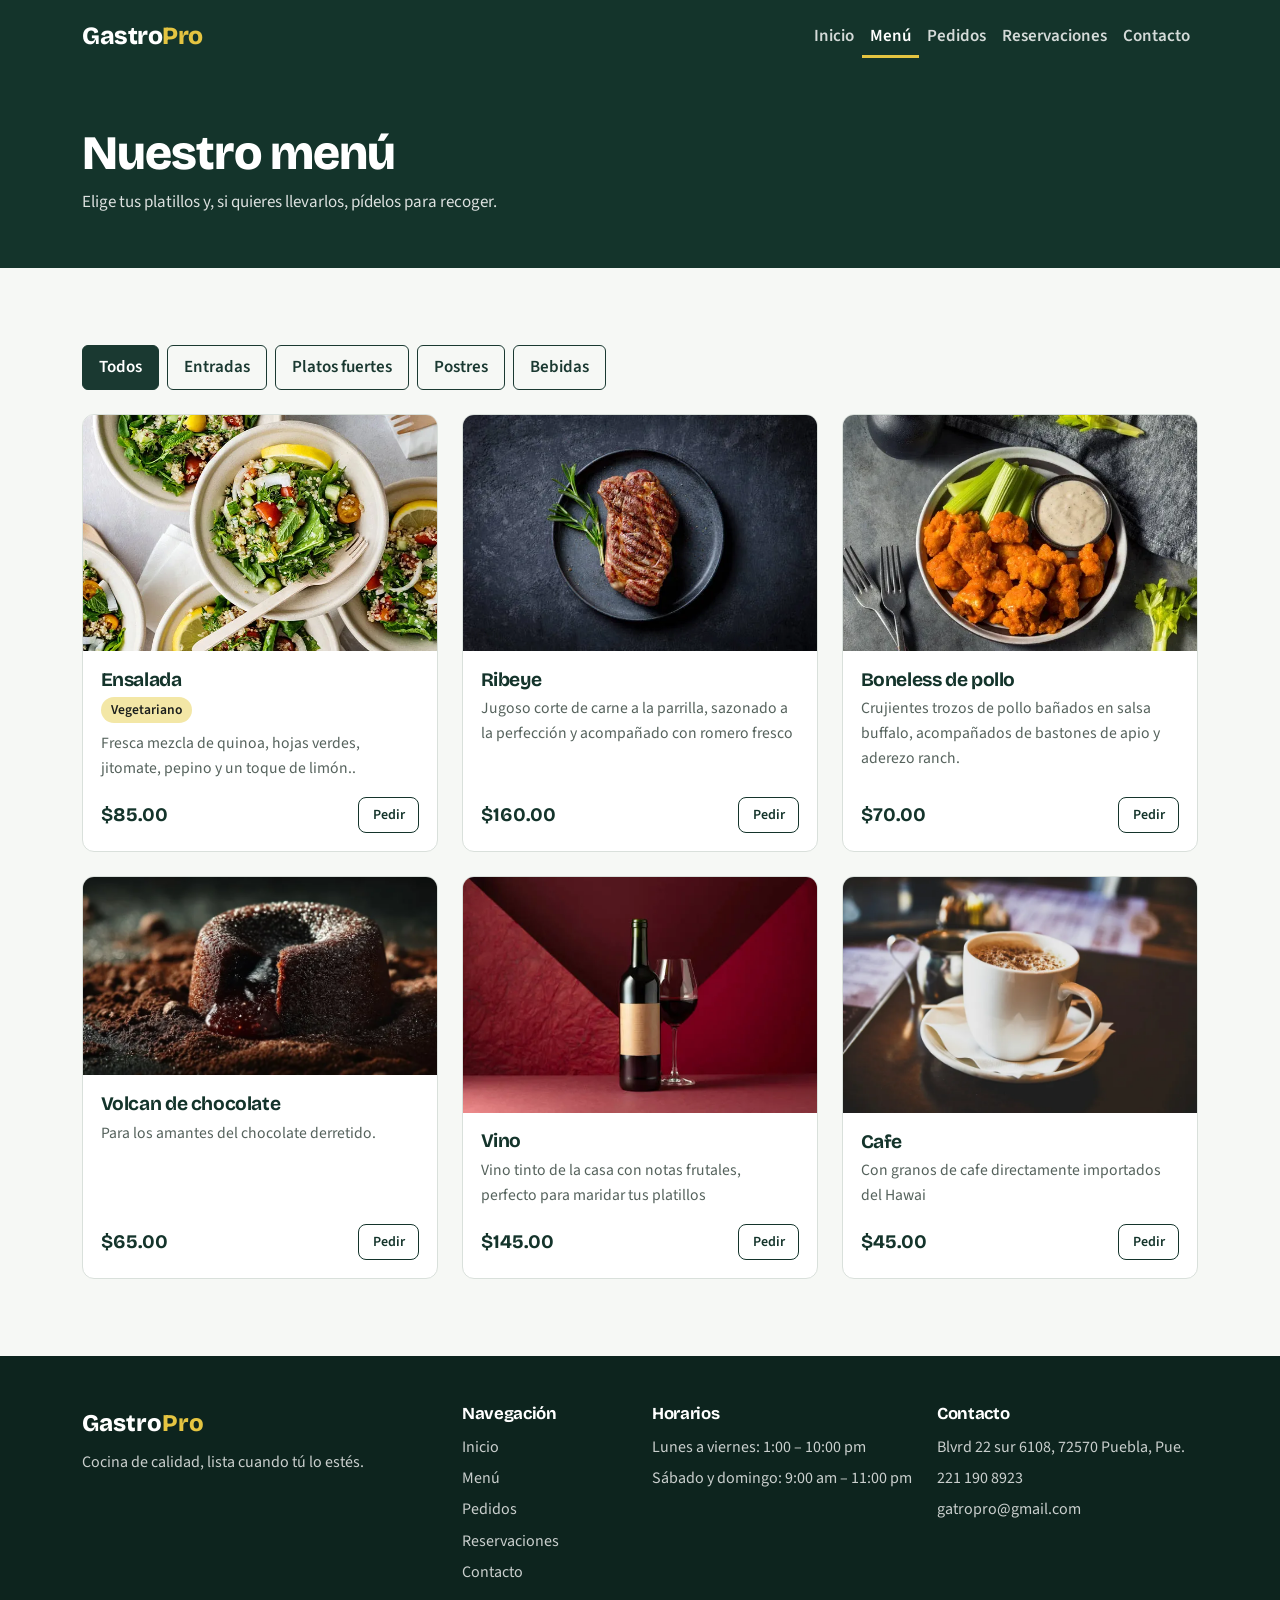
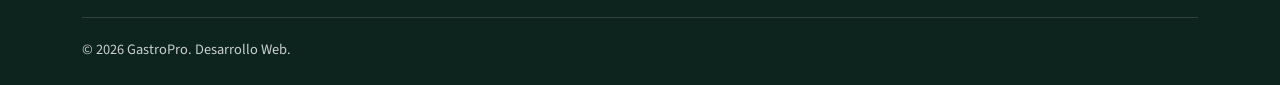
<file: gastropro/menu.html>
<!DOCTYPE html>
<html lang="es">

<head>
  <meta charset="UTF-8">
  <meta name="viewport" content="width=device-width, initial-scale=1">
  <title>Menú | GastroPro</title>
  <meta name="description" content="Menú de platillos de GastroPro.">

  <link rel="preconnect" href="https://fonts.googleapis.com">
  <link rel="preconnect" href="https://fonts.gstatic.com" crossorigin>
  <link
    href="https://fonts.googleapis.com/css2?family=Bricolage+Grotesque:opsz,wght@12..96,600..800&family=Source+Sans+3:wght@400;600;700&display=swap"
    rel="stylesheet">
  <link href="https://cdn.jsdelivr.net/npm/bootstrap@5.3.3/dist/css/bootstrap.min.css" rel="stylesheet">
  <link href="css/estilos.css" rel="stylesheet">
  <link href="css/menu.css" rel="stylesheet">
  <script src="js/componentes.js" defer></script>
</head>

<body data-pagina="menu" class="d-flex flex-column min-vh-100">

  <header id="gp-navbar"></header>

  <main id="contenido" tabindex="-1" class="flex-grow-1">

    <section class="gp-page-header">
      <div class="container">
        <h1>Nuestro menú</h1>
        <p>Elige tus platillos y, si quieres llevarlos, pídelos para recoger.</p>
      </div>
    </section>

    <section class="gp-seccion">
      <div class="container">

        <!-- Filtros por categoría (TODO: programar el filtrado en js/menu.js) -->
        <ul class="nav nav-pills gap-2 mb-4" id="filtros-menu">
          <li class="nav-item"><button class="nav-link active" type="button" data-categoria="todos">Todos</button></li>
          <li class="nav-item"><button class="nav-link" type="button" data-categoria="entradas">Entradas</button></li>
          <li class="nav-item"><button class="nav-link" type="button" data-categoria="fuertes">Platos fuertes</button>
          </li>
          <li class="nav-item"><button class="nav-link" type="button" data-categoria="postres">Postres</button></li>
          <li class="nav-item"><button class="nav-link" type="button" data-categoria="bebidas">Bebidas</button></li>
        </ul>

        <!-- Cada platillo lleva data-categoria con el mismo valor que su botón de filtro -->
        <div class="row g-4" id="lista-platillos">

          <div class="col-md-6 col-lg-4" data-categoria="entradas">
            <article class="gp-platillo">
              <img src="img/platillo1.png" alt="Platillo Vegetariano">
              <div class="gp-platillo-cuerpo">
                <h3>Ensalada</h3>
                <span class="gp-etiqueta mb-2 align-self-start">Vegetariano</span>
                <p>Fresca mezcla de quinoa, hojas verdes, jitomate, pepino y un toque de limón..</p>
                <div class="gp-platillo-pie">
                  <span class="gp-precio">$85.00</span>
                  <a href="pedidos.html" class="btn btn-outline-primary btn-sm">Pedir</a>
                </div>
              </div>
            </article>
          </div>

          <div class="col-md-6 col-lg-4" data-categoria="fuertes">
            <article class="gp-platillo">
              <img src="img/platillo2.png" alt="Descripción de la imagen">
              <div class="gp-platillo-cuerpo">
                <h3>Ribeye</h3>
                <p>Jugoso corte de carne a la parrilla, sazonado a la perfección y acompañado con romero fresco</p>
                <div class="gp-platillo-pie">
                  <span class="gp-precio">$160.00</span>
                  <a href="pedidos.html" class="btn btn-outline-primary btn-sm">Pedir</a>
                </div>
              </div>
            </article>
          </div>

          <div class="col-md-6 col-lg-4" data-categoria="entradas">
            <article class="gp-platillo">
              <img src="img/platillo3.png" alt="Descripción de la imagen">
              <div class="gp-platillo-cuerpo">
                <h3>Boneless de pollo </h3>
                <p>Crujientes trozos de pollo bañados en salsa buffalo, acompañados de bastones de apio y aderezo ranch.
                </p>
                <div class="gp-platillo-pie">
                  <span class="gp-precio">$70.00</span>
                  <a href="pedidos.html" class="btn btn-outline-primary btn-sm">Pedir</a>
                </div>
              </div>
            </article>
          </div>
          <div class="col-md-6 col-lg-4" data-categoria="postres">
            <article class="gp-platillo">
              <img src="img/platillo4.png " class="volcan" alt="Volcan de chocolate">
              <div class="gp-platillo-cuerpo">
                <h3>Volcan de chocolate</h3>
                <p>Para los amantes del chocolate derretido.</p>
                <div class="gp-platillo-pie">
                  <span class="gp-precio">$65.00</span>
                  <a href="pedidos.html" class="btn btn-outline-primary btn-sm">Pedir</a>
                </div>
              </div>
            </article>
          </div>

          <div class="col-md-6 col-lg-4" data-categoria="bebidas">
            <article class="gp-platillo">
              <img src="img/bebida1.png" alt="Descripción de la imagen">
              <div class="gp-platillo-cuerpo">
                <h3>Vino</h3>
                <p>Vino tinto de la casa con notas frutales, perfecto para maridar tus platillos</p>
                <div class="gp-platillo-pie">
                  <span class="gp-precio">$145.00</span>
                  <a href="pedidos.html" class="btn btn-outline-primary btn-sm">Pedir</a>
                </div>
              </div>
            </article>
          </div>
          <div class="col-md-6 col-lg-4" data-categoria="bebidas">
            <article class="gp-platillo">
              <img src="img/bebida2.png" alt="Descripción de la imagen">
              <div class="gp-platillo-cuerpo">
                <h3>Cafe</h3>
                <p>Con granos de cafe directamente importados del Hawai</p>
                <div class="gp-platillo-pie">
                  <span class="gp-precio">$45.00</span>
                  <a href="pedidos.html" class="btn btn-outline-primary btn-sm">Pedir</a>
                </div>
              </div>
            </article>
          </div>

          <!-- TODO (equipo): copiar el bloque de arriba por cada platillo del menú -->
        </div>
      </div>
    </section>

  </main>

  <footer id="gp-footer" class="gp-footer"></footer>

  <script src="https://cdn.jsdelivr.net/npm/bootstrap@5.3.3/dist/js/bootstrap.bundle.min.js"></script>
  <script src="js/main.js"></script>
  <script src="js/menu.js"></script>
</body>

</html>
</file>
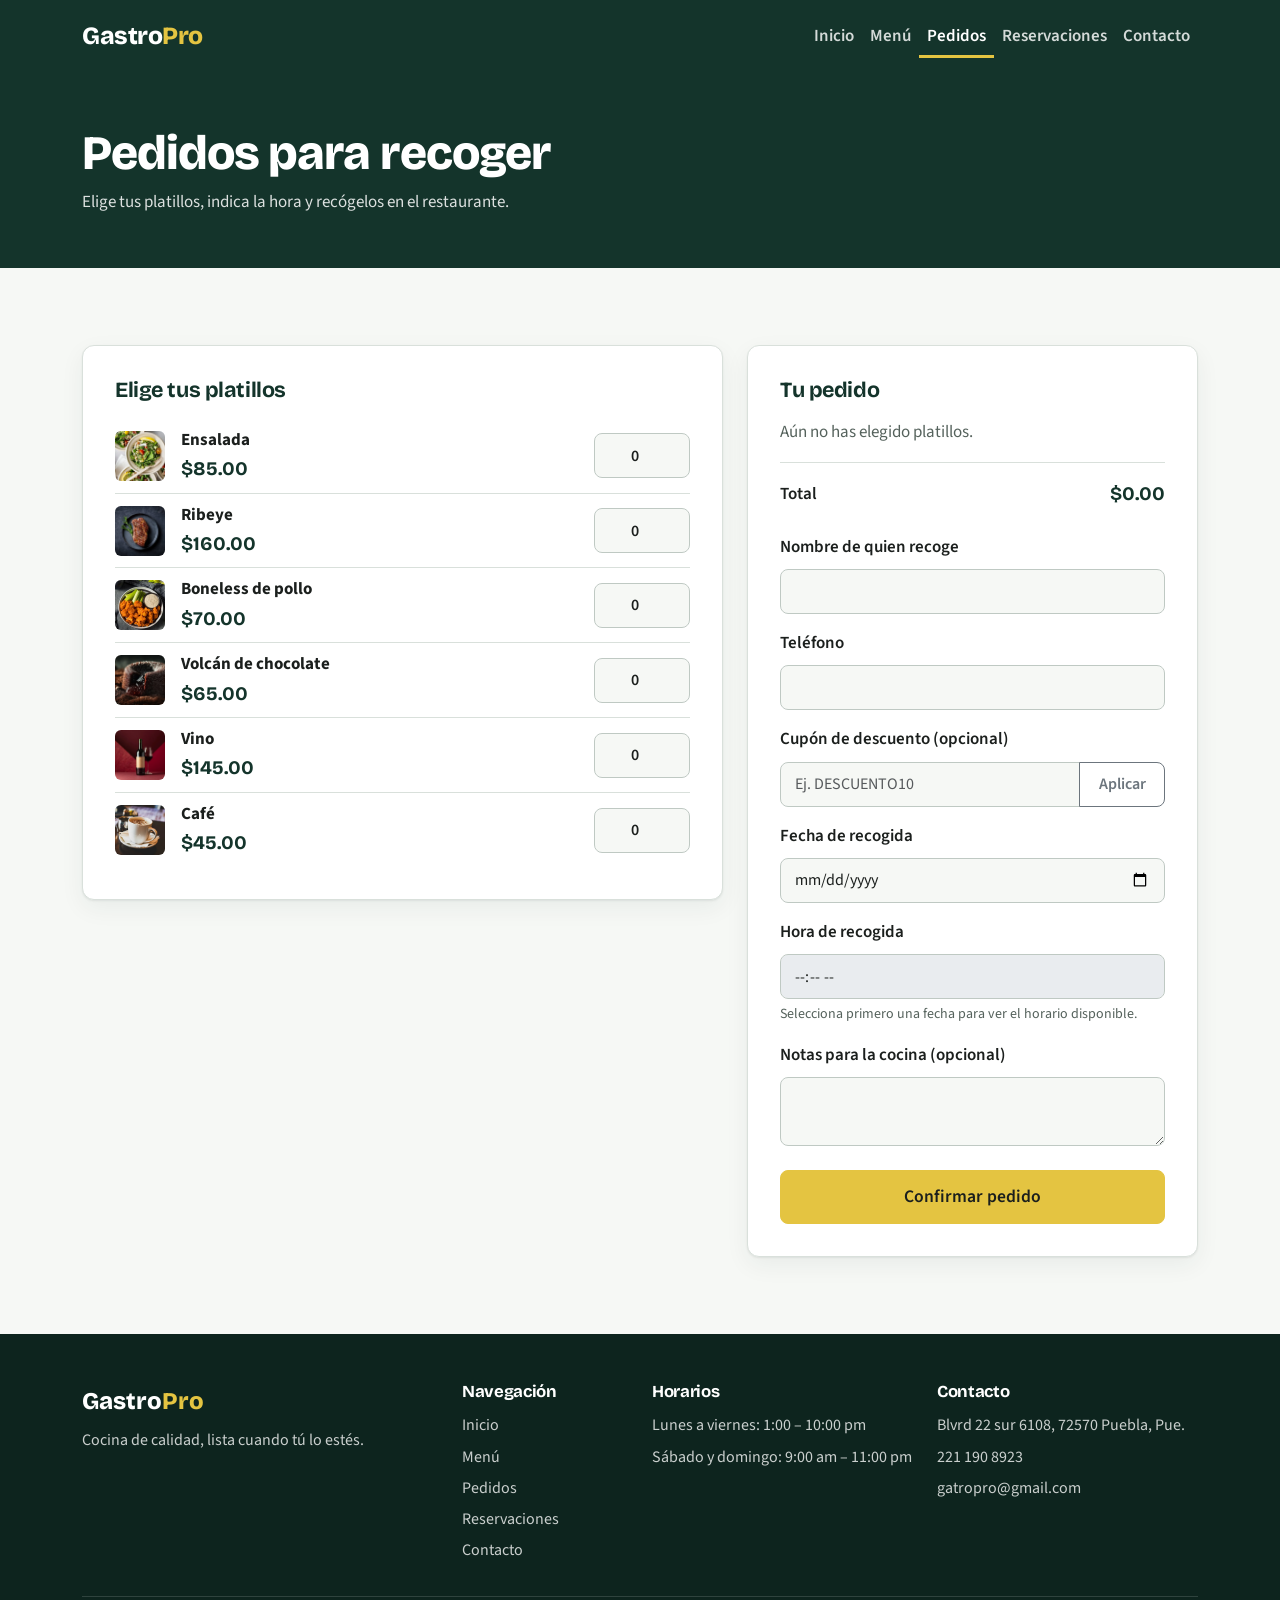
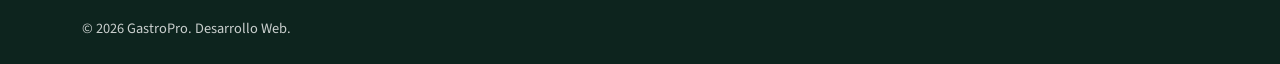
<file: gastropro/pedidos.html>
<!DOCTYPE html>
<html lang="es">

<head>
  <meta charset="UTF-8">
  <meta name="viewport" content="width=device-width, initial-scale=1">
  <title>Pedidos para recoger | GastroPro</title>
  <meta name="description" content="Haz tu pedido en GastroPro y recógelo en el restaurante.">

  <link rel="preconnect" href="https://fonts.googleapis.com">
  <link rel="preconnect" href="https://fonts.gstatic.com" crossorigin>
  <link
    href="https://fonts.googleapis.com/css2?family=Bricolage+Grotesque:opsz,wght@12..96,600..800&family=Source+Sans+3:wght@400;600;700&display=swap"
    rel="stylesheet">
  <link href="https://cdn.jsdelivr.net/npm/bootstrap@5.3.3/dist/css/bootstrap.min.css" rel="stylesheet">
  <link href="css/estilos.css" rel="stylesheet">
  <link href="css/pedidos.css" rel="stylesheet">
  <script src="js/componentes.js" defer></script>
</head>

<body data-pagina="pedidos" class="d-flex flex-column min-vh-100">

  <header id="gp-navbar"></header>

  <main id="contenido" tabindex="-1" class="flex-grow-1">

    <section class="gp-page-header">
      <div class="container">
        <h1>Pedidos para recoger</h1>
        <p>Elige tus platillos, indica la hora y recógelos en el restaurante.</p>
      </div>
    </section>

    <section class="gp-seccion">
      <div class="container">
        <div class="row g-4">

          <!-- Columna izquierda: platillos disponibles -->
          <div class="col-lg-7">
            <div class="gp-panel">
              <h2 class="h3 mb-3">Elige tus platillos</h2>

              <ul class="list-group list-group-flush" id="lista-pedido">

                <!-- Ensalada -->
                <li class="list-group-item d-flex align-items-center justify-content-between gap-3 px-0">
                  <div class="d-flex align-items-center gap-3">
                    <img src="img/platillo1.png" alt="Ensalada" class="gp-thumb rounded">
                    <div>
                      <strong>Ensalada</strong><br>
                      <span class="gp-precio">$85.00</span>
                    </div>
                  </div>
                  <div style="width: 6rem;">
                    <label class="visually-hidden" for="cant-1">Cantidad de Ensalada</label>
                    <input type="number" class="form-control" id="cant-1" data-nombre="Ensalada" data-precio="85.00"
                      min="0" max="20" value="0">
                  </div>
                </li>

                <!-- Ribeye -->
                <li class="list-group-item d-flex align-items-center justify-content-between gap-3 px-0">
                  <div class="d-flex align-items-center gap-3">
                    <img src="img/platillo2.png" alt="Ribeye" class="gp-thumb rounded">
                    <div>
                      <strong>Ribeye</strong><br>
                      <span class="gp-precio">$160.00</span>
                    </div>
                  </div>
                  <div style="width: 6rem;">
                    <label class="visually-hidden" for="cant-2">Cantidad de Ribeye</label>
                    <input type="number" class="form-control" id="cant-2" data-nombre="Ribeye" data-precio="160.00"
                      min="0" max="20" value="0">
                  </div>
                </li>

                <!-- Boneless de pollo -->
                <li class="list-group-item d-flex align-items-center justify-content-between gap-3 px-0">
                  <div class="d-flex align-items-center gap-3">
                    <img src="img/platillo3.png" alt="Boneless de pollo" class="gp-thumb rounded">
                    <div>
                      <strong>Boneless de pollo</strong><br>
                      <span class="gp-precio">$70.00</span>
                    </div>
                  </div>
                  <div style="width: 6rem;">
                    <label class="visually-hidden" for="cant-3">Cantidad de Boneless de pollo</label>
                    <input type="number" class="form-control" id="cant-3" data-nombre="Boneless de pollo"
                      data-precio="70.00" min="0" max="20" value="0">
                  </div>
                </li>

                <!-- Volcán de chocolate -->
                <li class="list-group-item d-flex align-items-center justify-content-between gap-3 px-0">
                  <div class="d-flex align-items-center gap-3">
                    <img src="img/platillo4.png" alt="Volcán de chocolate" class="gp-thumb rounded">
                    <div>
                      <strong>Volcán de chocolate</strong><br>
                      <span class="gp-precio">$65.00</span>
                    </div>
                  </div>
                  <div style="width: 6rem;">
                    <label class="visually-hidden" for="cant-4">Cantidad de Volcán de chocolate</label>
                    <input type="number" class="form-control" id="cant-4" data-nombre="Volcán de chocolate"
                      data-precio="65.00" min="0" max="20" value="0">
                  </div>
                </li>

                <!-- Vino -->
                <li class="list-group-item d-flex align-items-center justify-content-between gap-3 px-0">
                  <div class="d-flex align-items-center gap-3">
                    <img src="img/bebida1.png" alt="Vino" class="gp-thumb rounded">
                    <div>
                      <strong>Vino</strong><br>
                      <span class="gp-precio">$145.00</span>
                    </div>
                  </div>
                  <div style="width: 6rem;">
                    <label class="visually-hidden" for="cant-5">Cantidad de Vino</label>
                    <input type="number" class="form-control" id="cant-5" data-nombre="Vino" data-precio="145.00"
                      min="0" max="20" value="0">
                  </div>
                </li>

                <!-- Café -->
                <li class="list-group-item d-flex align-items-center justify-content-between gap-3 px-0">
                  <div class="d-flex align-items-center gap-3">
                    <img src="img/bebida2.png" alt="Café" class="gp-thumb rounded">
                    <div>
                      <strong>Café</strong><br>
                      <span class="gp-precio">$45.00</span>
                    </div>
                  </div>
                  <div style="width: 6rem;">
                    <label class="visually-hidden" for="cant-6">Cantidad de Café</label>
                    <input type="number" class="form-control" id="cant-6" data-nombre="Café" data-precio="45.00" min="0"
                      max="20" value="0">
                  </div>
                </li>

              </ul>
            </div>
          </div>

          <!-- Columna derecha: resumen y datos de quien recoge -->
          <div class="col-lg-5">
            <div class="gp-panel gp-sticky">
              <h2 class="h3 mb-3">Tu pedido</h2>

              <p class="gp-texto-suave" id="resumen-vacio">Aún no has elegido platillos.</p>
              <!-- Línea de descuento: solo se muestra cuando hay un cupón aplicado -->
              <div id="linea-descuento" class="d-none">
                <div class="d-flex justify-content-between align-items-center text-success fw-semibold mb-2">
                  <span id="texto-descuento">Descuento</span>
                  <span id="monto-descuento">-$0.00</span>
                </div>
              </div>
              <div class="d-flex justify-content-between align-items-center border-top pt-3 mb-4">
                <span class="fw-semibold">Total</span>
                <span class="gp-precio" id="total-pedido">$0.00</span>
              </div>

              <form id="form-pedido" class="needs-validation" novalidate>
                <div class="mb-3">
                  <label for="nombre" class="form-label">Nombre de quien recoge</label>
                  <input type="text" class="form-control" id="nombre" required minlength="3">
                  <div class="invalid-feedback">Escribe tu nombre.</div>
                </div>
                <div class="mb-3">
                  <label for="telefono" class="form-label">Teléfono</label>
                  <input type="tel" class="form-control" id="telefono" required pattern="[0-9 ]{10,14}" inputmode="tel">
                  <div class="invalid-feedback">Escribe un teléfono de 10 dígitos.</div>
                </div>

                <!-- Cupón de descuento -->
                <div class="mb-3">
                  <label for="cupon" class="form-label">Cupón de descuento (opcional)</label>
                  <div class="input-group">
                    <input type="text" class="form-control" id="cupon" placeholder="Ej. DESCUENTO10" autocomplete="off">
                    <button class="btn btn-outline-secondary" type="button" id="btn-cupon">Aplicar</button>
                  </div>
                  <div id="mensaje-cupon" class="form-text" aria-live="polite"></div>
                </div>

                <!-- Fecha de recogida -->
                <div class="mb-3">
                  <label for="fecha" class="form-label">Fecha de recogida</label>
                  <input type="date" class="form-control" id="fecha" required>
                  <div class="invalid-feedback">Selecciona una fecha válida.</div>
                </div>

                <!-- Hora de recogida -->
                <div class="mb-3">
                  <label for="hora" class="form-label">Hora de recogida</label>
                  <input type="time" class="form-control" id="hora" required disabled>
                  <div id="horario-info" class="form-text">Selecciona primero una fecha para ver el horario disponible.
                  </div>
                  <div class="invalid-feedback" id="hora-error">Selecciona una hora válida dentro del horario de
                    atención.</div>
                </div>

                <div class="mb-4">
                  <label for="notas" class="form-label">Notas para la cocina (opcional)</label>
                  <textarea class="form-control" id="notas" rows="2"></textarea>
                </div>
                <button type="submit" class="btn btn-acento btn-lg w-100">Confirmar pedido</button>
              </form>
            </div>
          </div>

        </div>
      </div>
    </section>

  </main>

  <footer id="gp-footer" class="gp-footer"></footer>

  <script src="https://cdn.jsdelivr.net/npm/bootstrap@5.3.3/dist/js/bootstrap.bundle.min.js"></script>
  <script src="js/main.js"></script>
  <script src="js/pedidos.js"></script>
</body>

</html>
</file>
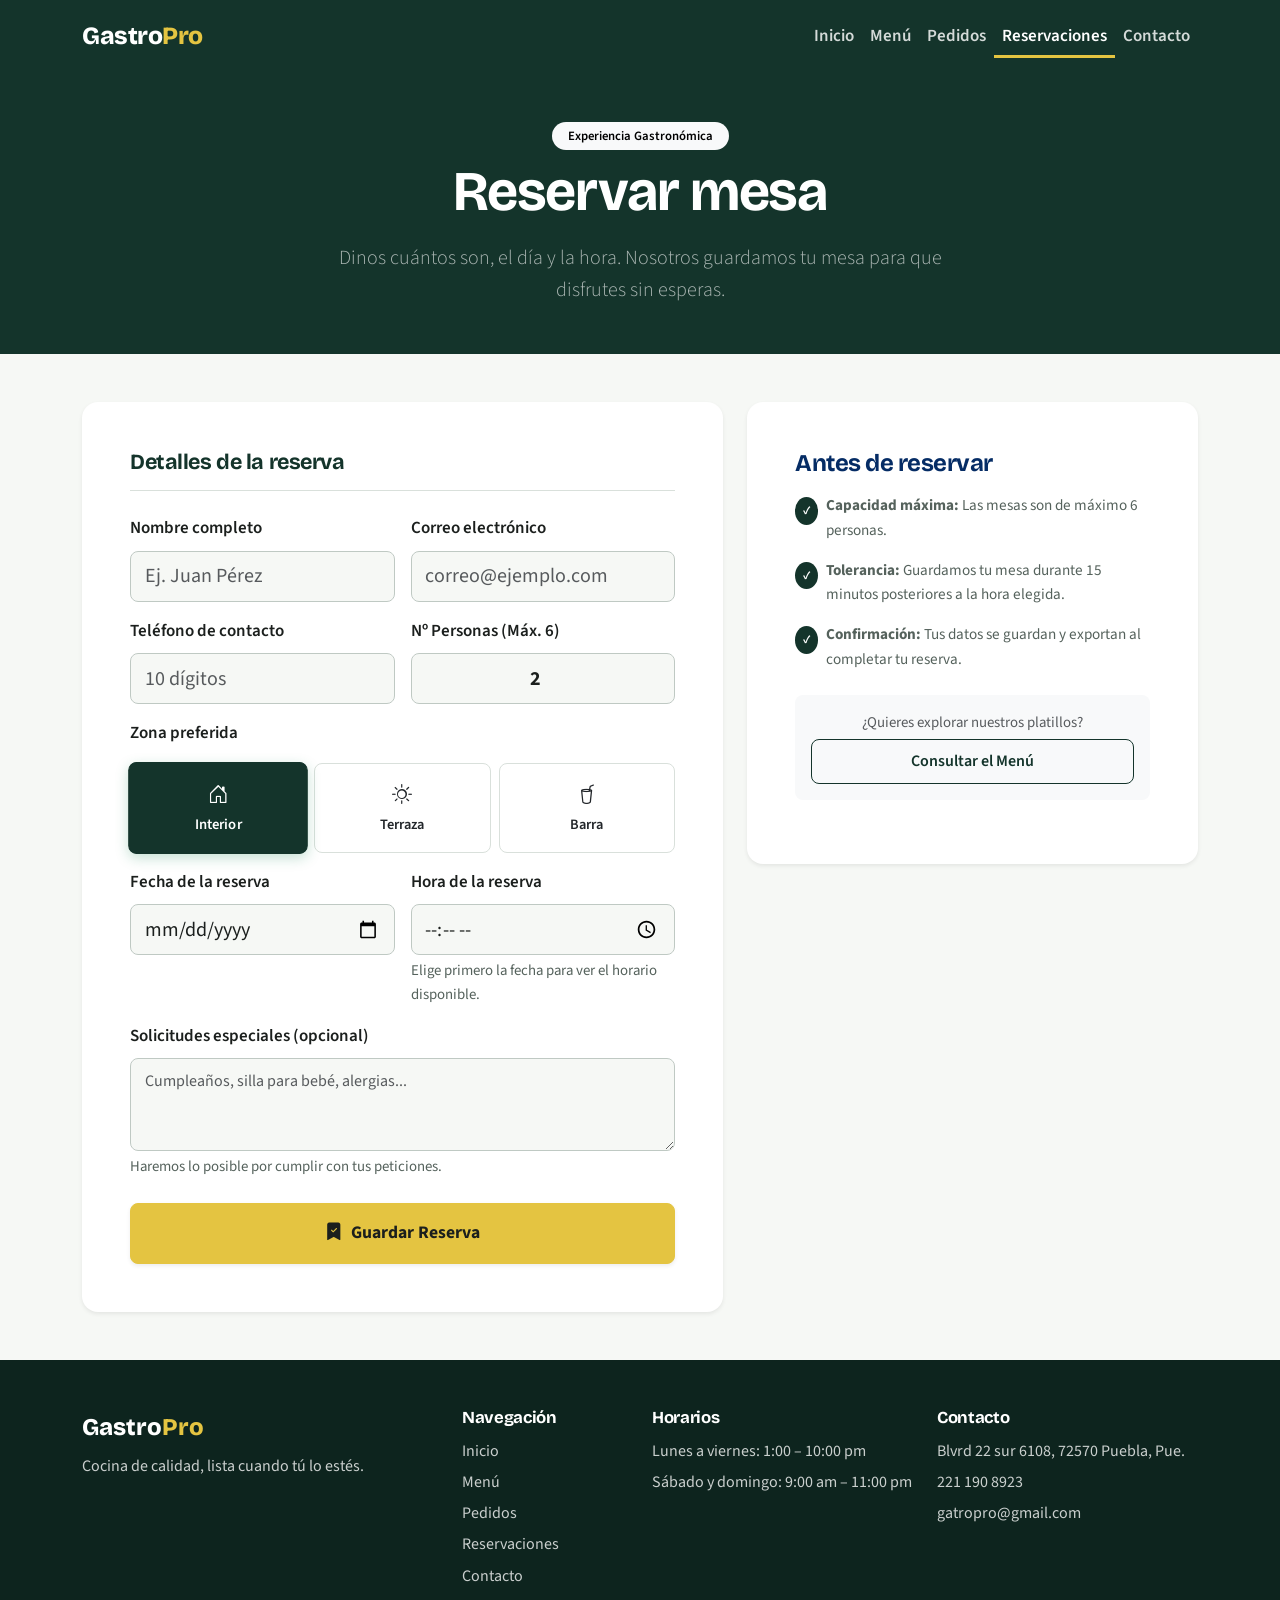
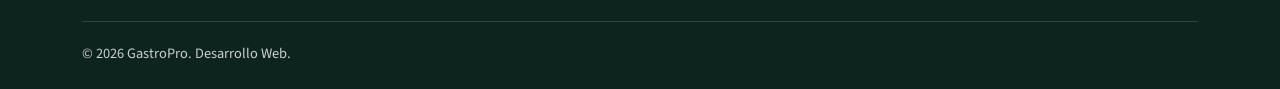
<file: gastropro/reservaciones.html>
<!DOCTYPE html>
<html lang="es">

<head>
  <meta charset="UTF-8">
  <meta name="viewport" content="width=device-width, initial-scale=1">
  <title>Reservar mesa | GastroPro</title>
  <meta name="description" content="Reserva tu mesa en GastroPro.">

  <link rel="preconnect" href="https://fonts.googleapis.com">
  <link rel="preconnect" href="https://fonts.gstatic.com" crossorigin>
  <link
    href="https://fonts.googleapis.com/css2?family=Bricolage+Grotesque:opsz,wght@12..96,600..800&family=Source+Sans+3:wght@400;600;700&display=swap"
    rel="stylesheet">
  <link rel="stylesheet" href="https://cdn.jsdelivr.net/npm/bootstrap-icons@1.11.3/font/bootstrap-icons.min.css">
  <link href="https://cdn.jsdelivr.net/npm/bootstrap@5.3.3/dist/css/bootstrap.min.css" rel="stylesheet">
  <link href="css/estilos.css" rel="stylesheet">
  <link href="css/reservaciones.css" rel="stylesheet">
  <script src="js/componentes.js" defer></script>
</head>

<body data-pagina="reservaciones" class="d-flex flex-column min-vh-100">

  <header id="gp-navbar"></header>

  <main id="contenido" tabindex="-1" class="flex-grow-1">

    <!-- Header de página -->
    <section class="gp-page-header text-center py-5">
      <div class="container">
        <span class="badge rounded-pill text-bg-light mb-2 px-3 py-2 fw-semibold">Experiencia Gastronómica</span>
        <h1 class="display-4 fw-bold mb-3">Reservar mesa</h1>
        <p class="lead max-w-600 mx-auto opacity-75">Dinos cuántos son, el día y la hora. Nosotros guardamos tu mesa
          para que disfrutes sin esperas.</p>
      </div>
    </section>

    <section class="gp-seccion py-5">
      <div class="container">
        <div class="row g-4 align-items-start">

          <!-- Formulario Principal -->
          <div class="col-lg-7">
            <div class="gp-panel gp-reservacion-card p-4 p-md-5 rounded-4 shadow-sm border-0">
              <h2 class="h3 mb-4 fw-bold border-bottom pb-3">Detalles de la reserva</h2>

              <form id="form-reservacion" class="needs-validation" novalidate>
                <div class="row g-3">

                  <!-- Datos Personales -->
                  <div class="col-md-6">
                    <label for="nombre" class="form-label fw-semibold">Nombre completo</label>
                    <input type="text" class="form-control form-control-lg" id="nombre" placeholder="Ej. Juan Pérez"
                      required minlength="3">
                    <div class="invalid-feedback">Escribe tu nombre de al menos 3 letras.</div>
                  </div>

                  <div class="col-md-6">
                    <label for="email" class="form-label fw-semibold">Correo electrónico</label>
                    <input type="email" class="form-control form-control-lg" id="email" placeholder="correo@ejemplo.com"
                      required autocomplete="email" pattern="[^\s@]+@[^\s@]+\.[^\s@.]{2,}"
                      title="Escribe un correo completo, por ejemplo: algo@gmail.com">
                    <div class="invalid-feedback">Escribe un correo completo, por ejemplo: algo@gmail.com</div>
                  </div>

                  <div class="col-md-6">
                    <label for="telefono" class="form-label fw-semibold">Teléfono de contacto</label>
                    <input type="tel" class="form-control form-control-lg" id="telefono" placeholder="10 dígitos"
                      required pattern="[0-9]{10}" inputmode="numeric">
                    <div class="invalid-feedback">Escribe un teléfono válido (solo números con 10 dígitos).</div>
                  </div>

                  <div class="col-md-6">
                    <label for="personas" class="form-label fw-semibold">Nº Personas (Máx. 6)</label>
                    <input type="number" class="form-control form-control-lg text-center fw-bold" id="personas" required
                      min="1" max="6" value="2">
                    <div class="invalid-feedback">Ingresa una cantidad de 1 a 6 personas.</div>
                  </div>

                  <!-- Selector de Zona Preferida -->
                  <div class="col-12">
                    <label class="form-label fw-semibold d-block mb-2">Zona preferida</label>
                    <div class="row g-2 gp-area-selector">
                      <div class="col-4">
                        <input type="radio" class="btn-check" name="area_preferencia" id="area-interior"
                          value="interior" checked>
                        <label
                          class="btn btn-outline-secondary w-100 py-3 rounded-3 d-flex flex-column align-items-center gap-1"
                          for="area-interior">
                          <i class="bi bi-house-door fs-5"></i>
                          <span>Interior</span>
                        </label>
                      </div>
                      <div class="col-4">
                        <input type="radio" class="btn-check" name="area_preferencia" id="area-terraza" value="terraza">
                        <label
                          class="btn btn-outline-secondary w-100 py-3 rounded-3 d-flex flex-column align-items-center gap-1"
                          for="area-terraza">
                          <i class="bi bi-sun fs-5"></i>
                          <span>Terraza</span>
                        </label>
                      </div>
                      <div class="col-4">
                        <input type="radio" class="btn-check" name="area_preferencia" id="area-barra" value="barra">
                        <label
                          class="btn btn-outline-secondary w-100 py-3 rounded-3 d-flex flex-column align-items-center gap-1"
                          for="area-barra">
                          <i class="bi bi-cup-straw fs-5"></i>
                          <span>Barra</span>
                        </label>
                      </div>
                    </div>
                  </div>

                  <!-- Fecha y Hora -->
                  <div class="col-md-6">
                    <label for="fecha" class="form-label fw-semibold">Fecha de la reserva</label>
                    <input type="date" class="form-control form-control-lg" id="fecha" required data-hoy-min>
                    <div class="invalid-feedback">Elige una fecha válida (no pasada).</div>
                  </div>
                  <div class="col-md-6">
                    <label for="hora" class="form-label fw-semibold">Hora de la reserva</label>
                    <input type="time" class="form-control form-control-lg" id="hora" required>
                    <div class="form-text" id="hora-ayuda">Elige primero la fecha para ver el horario disponible.</div>
                    <div class="invalid-feedback" id="hora-error">Elige una hora.</div>
                  </div>

                  <!-- Comentarios -->
                  <div class="col-12">
                    <label for="notas" class="form-label fw-semibold">Solicitudes especiales (opcional)</label>
                    <textarea class="form-control" id="notas" rows="3"
                      placeholder="Cumpleaños, silla para bebé, alergias..."></textarea>
                    <div class="form-text">Haremos lo posible por cumplir con tus peticiones.</div>
                  </div>

                  <!-- Botón Submit -->
                  <div class="col-12 mt-4">
                    <button type="submit"
                      class="btn btn-acento btn-lg w-100 py-3 fw-bold rounded-3 shadow-sm d-flex align-items-center justify-content-center gap-2">
                      <i class="bi bi-bookmark-check-fill"></i>
                      <span>Guardar Reserva</span>
                    </button>
                  </div>
                </div>
              </form>
            </div>
          </div>

          <!-- Información útil & Políticas -->
          <div class="col-lg-5">
            <div class="gp-panel gp-info-card p-4 p-md-5 rounded-4 shadow-sm border-0 mb-4">
              <h2 class="h4 mb-3 fw-bold text-primary-emphasis">Antes de reservar</h2>
              <ul class="gp-texto-suave list-unstyled d-flex flex-column gap-3 mb-4">
                <li class="d-flex align-items-start gap-2">
                  <span class="badge rounded-circle text-bg-primary p-2 mt-1">✓</span>
                  <span><strong>Capacidad máxima:</strong> Las mesas son de máximo 6 personas.</span>
                </li>
                <li class="d-flex align-items-start gap-2">
                  <span class="badge rounded-circle text-bg-primary p-2 mt-1">✓</span>
                  <span><strong>Tolerancia:</strong> Guardamos tu mesa durante 15 minutos posteriores a la hora
                    elegida.</span>
                </li>
                <li class="d-flex align-items-start gap-2">
                  <span class="badge rounded-circle text-bg-primary p-2 mt-1">✓</span>
                  <span><strong>Confirmación:</strong> Tus datos se guardan y exportan al completar tu reserva.</span>
                </li>
              </ul>

              <div class="p-3 rounded-3 bg-body-tertiary mb-3 text-center">
                <p class="mb-1 small text-muted">¿Quieres explorar nuestros platillos?</p>
                <a href="menu.html" class="btn btn-outline-primary fw-semibold w-100">Consultar el Menú</a>
              </div>
            </div>
          </div>

        </div>
      </div>
    </section>

  </main>

  <footer id="gp-footer" class="gp-footer"></footer>

  <script src="https://cdn.jsdelivr.net/npm/bootstrap@5.3.3/dist/js/bootstrap.bundle.min.js"></script>
  <script src="js/main.js"></script>
  <script src="js/reservaciones.js"></script>
</body>

</html>
</file>
<file: gastropro/css/estilos.css>
/* ---------- 1. Variables ---------- */
:root {
  /* Paleta */
  --gp-bosque: #14342B;
  /* color principal: navbar, títulos, botón primario */
  --gp-bosque-profundo: #0D241E;
  /* footer, estados hover */
  --gp-limon: #E4C441;
  /* acento: botón destacado, enlace activo */
  --gp-limon-suave: #F3E7A6;
  /* fondos de etiquetas */
  --gp-papel: #F6F8F5;
  /* fondo de página */
  --gp-blanco: #FFFFFF;
  /* tarjetas y paneles */
  --gp-tinta: #1B1F1D;
  /* texto */
  --gp-tinta-suave: #55625C;
  /* texto secundario */
  --gp-borde: #D9E0DB;
  /* bordes */
  --gp-salsa: #B8321F;
  /* errores / avisos importantes */

  /* Tipografía */
  --gp-fuente-titulos: "Bricolage Grotesque", "Segoe UI", system-ui, sans-serif;
  --gp-fuente-texto: "Source Sans 3", "Segoe UI", system-ui, sans-serif;

  /* Forma y espacio */
  --gp-radio: .75rem;
  /* tarjetas, paneles */
  --gp-radio-sm: .5rem;
  /* botones, campos */
  --gp-seccion-y: clamp(3rem, 6vw, 5rem);
  --gp-sombra: 0 1px 2px rgba(20, 52, 43, .08), 0 8px 24px rgba(20, 52, 43, .06);

  /* Ajustes de Bootstrap para que todo herede el diseño */
  --bs-primary: var(--gp-bosque);
  --bs-primary-rgb: 20, 52, 43;
  --bs-body-bg: var(--gp-papel);
  --bs-body-color: var(--gp-tinta);
  --bs-body-font-family: var(--gp-fuente-texto);
  --bs-body-font-size: 1.0625rem;
  --bs-border-color: var(--gp-borde);
  --bs-heading-color: var(--gp-bosque);
  --bs-link-color-rgb: 20, 52, 43;
  --bs-link-hover-color-rgb: 13, 36, 30;
}

/* ---------- 2. Base y tipografía ---------- */
body {
  line-height: 1.6;
}

h1,
h2,
h3,
h4,
h5,
h6,
.h1,
.h2,
.h3,
.h4,
.h5,
.h6 {
  font-family: var(--gp-fuente-titulos);
  font-weight: 700;
  letter-spacing: -.02em;
  line-height: 1.15;
}

h1,
.h1 {
  font-size: clamp(2rem, 4.5vw, 3rem);
  font-weight: 800;
}

h2,
.h2 {
  font-size: clamp(1.6rem, 3vw, 2.1rem);
}

h3,
.h3 {
  font-size: 1.35rem;
}

.gp-texto {
  max-width: 65ch;
}

/* párrafos largos legibles */
.gp-texto-suave {
  color: var(--gp-tinta-suave);
}

.gp-precio {
  font-family: var(--gp-fuente-titulos);
  font-weight: 700;
  font-size: 1.2rem;
  color: var(--gp-bosque);
}

/* ---------- 3. Botones ---------- */
.btn {
  font-weight: 600;
  border-radius: var(--gp-radio-sm);
  padding: .6rem 1.15rem;
}

.btn-lg {
  padding: .8rem 1.6rem;
  font-size: 1.1rem;
}

.btn-sm {
  padding: .4rem .85rem;
}

.btn-primary {
  --bs-btn-color: #fff;
  --bs-btn-bg: var(--gp-bosque);
  --bs-btn-border-color: var(--gp-bosque);
  --bs-btn-hover-color: #fff;
  --bs-btn-hover-bg: var(--gp-bosque-profundo);
  --bs-btn-hover-border-color: var(--gp-bosque-profundo);
  --bs-btn-active-color: #fff;
  --bs-btn-active-bg: var(--gp-bosque-profundo);
  --bs-btn-active-border-color: var(--gp-bosque-profundo);
  --bs-btn-disabled-bg: var(--gp-bosque);
  --bs-btn-disabled-border-color: var(--gp-bosque);
  --bs-btn-focus-shadow-rgb: 20, 52, 43;
}

.btn-outline-primary {
  --bs-btn-color: var(--gp-bosque);
  --bs-btn-border-color: var(--gp-bosque);
  --bs-btn-hover-color: #fff;
  --bs-btn-hover-bg: var(--gp-bosque);
  --bs-btn-hover-border-color: var(--gp-bosque);
  --bs-btn-active-color: #fff;
  --bs-btn-active-bg: var(--gp-bosque);
  --bs-btn-active-border-color: var(--gp-bosque);
  --bs-btn-focus-shadow-rgb: 20, 52, 43;
}

/* Botón de acento: la acción más importante de la pantalla (reservar, confirmar) */
.btn-acento {
  --bs-btn-color: var(--gp-tinta);
  --bs-btn-bg: var(--gp-limon);
  --bs-btn-border-color: var(--gp-limon);
  --bs-btn-hover-color: var(--gp-tinta);
  --bs-btn-hover-bg: #D4B52F;
  --bs-btn-hover-border-color: #D4B52F;
  --bs-btn-active-color: var(--gp-tinta);
  --bs-btn-active-bg: #C9AA27;
  --bs-btn-active-border-color: #C9AA27;
  --bs-btn-focus-shadow-rgb: 228, 196, 65;
}

/* ---------- 4. Navbar ---------- */
.gp-navbar {
  background: var(--gp-bosque);
  padding-block: .75rem;
}

.gp-navbar .navbar-brand {
  font-family: var(--gp-fuente-titulos);
  font-weight: 800;
  font-size: 1.55rem;
  letter-spacing: -.02em;
  color: #fff;
}

.gp-navbar .navbar-brand span {
  color: var(--gp-limon);
}

.gp-navbar .nav-link {
  color: rgba(255, 255, 255, .82);
  font-weight: 600;
  padding: .5rem .9rem;
}

.gp-navbar .nav-link:hover {
  color: #fff;
}

.gp-navbar .nav-link.active {
  color: #fff;
  box-shadow: inset 3px 0 0 var(--gp-limon);
}

@media (min-width: 992px) {
  .gp-navbar .nav-link.active {
    box-shadow: inset 0 -3px 0 var(--gp-limon);
  }
}

/* ---------- 5. Footer ---------- */
.gp-footer {
  background: var(--gp-bosque-profundo);
  color: rgba(255, 255, 255, .78);
  padding: 3rem 0 1.5rem;
  font-size: 1rem;
}

.gp-footer h2 {
  font-size: 1.05rem;
  color: #fff;
  margin-bottom: .75rem;
}

.gp-footer .gp-footer-marca {
  font-family: var(--gp-fuente-titulos);
  font-weight: 800;
  font-size: 1.5rem;
  color: #fff;
}

.gp-footer .gp-footer-marca span {
  color: var(--gp-limon);
}

.gp-footer a {
  color: rgba(255, 255, 255, .78);
  text-decoration: none;
}

.gp-footer a:hover {
  color: #fff;
  text-decoration: underline;
  text-decoration-color: var(--gp-limon);
}

.gp-footer ul {
  list-style: none;
  padding: 0;
  margin: 0;
}

.gp-footer li+li {
  margin-top: .35rem;
}

.gp-footer-base {
  border-top: 1px solid rgba(255, 255, 255, .14);
  margin-top: 2rem;
  padding-top: 1.25rem;
  font-size: .9rem;
}

/* ---------- 6. Estructura de página ---------- */
.gp-seccion {
  padding-block: var(--gp-seccion-y);
}

.gp-seccion-alt {
  background: var(--gp-blanco);
}

.gp-encabezado {
  max-width: 40rem;
  margin-bottom: 2rem;
}

.gp-encabezado p {
  color: var(--gp-tinta-suave);
  margin-bottom: 0;
}

/* Hero: solo para index.html */
.gp-hero {
  background: var(--gp-bosque);
  color: #fff;
  padding-block: clamp(3.5rem, 9vw, 7rem);
}

.gp-hero h1 {
  color: #fff;
  font-size: clamp(2.4rem, 6vw, 4.2rem);
  max-width: 16ch;
}

.gp-hero p {
  color: rgba(255, 255, 255, .85);
  font-size: 1.2rem;
  max-width: 36rem;
}

/* Encabezado de páginas internas (menú, pedidos, reservaciones) */
.gp-page-header {
  background: var(--gp-bosque);
  color: #fff;
  padding-block: clamp(2rem, 5vw, 3.25rem);
}

.gp-page-header h1 {
  color: #fff;
  margin-bottom: .5rem;
}

.gp-page-header p {
  color: rgba(255, 255, 255, .85);
  margin: 0;
  max-width: 40rem;
}

/* ---------- 7. Componentes ---------- */
/* Panel: contenedor para formularios y resúmenes */
.gp-panel {
  background: var(--gp-blanco);
  border: 1px solid var(--gp-borde);
  border-radius: var(--gp-radio);
  padding: clamp(1.25rem, 3vw, 2rem);
  box-shadow: var(--gp-sombra);
}

@media (min-width: 992px) {
  .gp-sticky {
    position: sticky;
    top: 1.5rem;
  }
}

/* Tarjeta de platillo */
.gp-platillo {
  display: flex;
  flex-direction: column;
  height: 100%;
  background: var(--gp-blanco);
  border: 1px solid var(--gp-borde);
  border-radius: var(--gp-radio);
  overflow: hidden;
}

.gp-platillo-img {
  width: 100%;
  aspect-ratio: 4 / 3;
  object-fit: cover;
  display: block;
}

.gp-img-placeholder {
  aspect-ratio: 4 / 3;
  display: grid;
  place-items: center;
  background: #E3EAE5;
  color: var(--gp-tinta-suave);
  font-size: .95rem;
}

.gp-platillo-cuerpo {
  display: flex;
  flex-direction: column;
  flex-grow: 1;
  padding: 1.1rem;
}

.gp-platillo-cuerpo h3 {
  font-size: 1.2rem;
  margin-bottom: .35rem;
}

.gp-platillo-cuerpo p {
  color: var(--gp-tinta-suave);
  font-size: .98rem;
}

.gp-platillo-pie {
  margin-top: auto;
  display: flex;
  align-items: center;
  justify-content: space-between;
  gap: .75rem;
}

/* Etiqueta pequeña (Vegetariano, Sin gluten, Nuevo…) */
.gp-etiqueta {
  display: inline-block;
  padding: .15rem .65rem;
  border-radius: 999px;
  background: var(--gp-limon-suave);
  color: var(--gp-tinta);
  font-size: .85rem;
  font-weight: 600;
}

/* Filtros de categoría del menú */
.nav-pills {
  --bs-nav-link-color: var(--gp-bosque);
  --bs-nav-link-hover-color: var(--gp-bosque-profundo);
  --bs-nav-pills-link-active-bg: var(--gp-bosque);
  --bs-nav-pills-link-active-color: #fff;
}

.nav-pills .nav-link {
  font-weight: 600;
  border: 1px solid var(--gp-borde);
  background: var(--gp-blanco);
}

.nav-pills .nav-link.active {
  border-color: var(--gp-bosque);
}

/* ---------- 8. Formularios ---------- */
.form-label {
  font-weight: 600;
}

.form-control,
.form-select {
  border-radius: var(--gp-radio-sm);
  border-color: #BFC9C3;
  padding: .6rem .85rem;
}

.form-control:focus,
.form-select:focus {
  border-color: var(--gp-bosque);
  box-shadow: 0 0 0 .25rem rgba(20, 52, 43, .18);
}

.form-text {
  color: var(--gp-tinta-suave);
}

/* ---------- 9. Accesibilidad ---------- */
:focus-visible {
  outline: 3px solid var(--gp-bosque);
  outline-offset: 2px;
}

.gp-navbar :focus-visible,
.gp-footer :focus-visible,
.gp-hero :focus-visible,
.gp-page-header :focus-visible {
  outline-color: var(--gp-limon);
}

.gp-saltar {
  position: absolute;
  left: -999px;
  top: 0;
  z-index: 2000;
  padding: .6rem 1rem;
  background: var(--gp-limon);
  color: var(--gp-tinta);
  font-weight: 700;
}

.gp-saltar:focus {
  left: 0;
}

@media (prefers-reduced-motion: reduce) {

  *,
  *::before,
  *::after {
    animation: none !important;
    transition: none !important;
    scroll-behavior: auto !important;
  }
}
</file>
<file: gastropro/css/menu.css>
/* Estilo base para los botones del filtro (borde y texto en verde) */
#filtros-menu .nav-link {
   color: #1a3931;
   /* Verde oscuro principal */
   border: 1px solid #1a3931;
   background-color: transparent;
   transition: all 0.2s ease-in-out;
}

/* Efecto Hover*/
#filtros-menu .nav-link:hover {
   background-color: #1a3931;
   color: #ffffff;
}

/* Estado activo / pestaña seleccionada */
#filtros-menu .nav-link.active {
   background-color: #1a3931;
   border-color: #1a3931;
   color: #ffffff;
}
</file>
<file: gastropro/css/pedidos.css>
/* Panel del resumen de pedido fijo en pantallas grandes */
@media (min-width: 992px) {
   .gp-sticky {
      position: sticky;
      top: 2rem;
      z-index: 10;
   }
}

/* Alineación e interacción para las entradas numéricas de platillos */
#lista-pedido input[type="number"] {
   text-align: center;
   font-weight: 600;
}

/* Formato visual para los mensajes de respuesta del cupón */
#mensaje-cupon.text-success {
   color: var(--bs-success, #198754) !important;
}

#mensaje-cupon.text-danger {
   color: var(--bs-danger, #dc3545) !important;
}

/* Ajuste sutil para el texto de ayuda sobre el horario de atención */
#horario-info {
   font-size: 0.875rem;
   margin-top: 0.25rem;
}

/* Ajuste de listas dentro del panel de pedido */
#lista-pedido .list-group-item {
   background-color: transparent;
   transition: background-color 0.2s ease;
}

#lista-pedido .list-group-item:hover {
   background-color: rgba(0, 0, 0, 0.015);
}

/* Miniatura recortada para la lista de pedidos */
.gp-thumb {
   width: 50px;
   height: 50px;
   object-fit: cover;
   flex-shrink: 0;
}
</file>
<file: gastropro/css/reservaciones.css>
.gp-reservacion-card,
.gp-info-card {
   background-color: var(--gp-blanco, #ffffff);
   border: 1px solid var(--gp-borde, rgba(0, 0, 0, 0.08));
   transition: transform 0.25s cubic-bezier(0.16, 1, 0.3, 1),
      box-shadow 0.25s cubic-bezier(0.16, 1, 0.3, 1);
}

.gp-reservacion-card:hover,
.gp-info-card:hover {
   transform: translateY(-2px);
   box-shadow: 0 0.5rem 1rem rgba(0, 0, 0, 0.08);
}

/* 2. Selector de área (Interior, Terraza, Barra) */
.gp-area-selector {
   margin-top: 0.25rem;
   /* Espaciado extra con la etiqueta */
}

.gp-area-selector .btn-outline-secondary {
   border-color: var(--gp-borde, #dee2e6);
   color: var(--gp-texto, #212529);
   font-weight: 600;
   font-size: 0.9rem;
   transition: all 0.2s ease-in-out;
   cursor: pointer;
}

.gp-area-selector .btn-outline-secondary:hover {
   border-color: var(--gp-bosque, #198754);
   color: var(--gp-bosque, #198754);
   background-color: rgba(25, 135, 84, 0.04);
}

.gp-area-selector .btn-check:checked+.btn-outline-secondary {
   background-color: var(--gp-bosque, #198754);
   border-color: var(--gp-bosque, #198754);
   color: #ffffff;
   box-shadow: 0 4px 12px rgba(25, 135, 84, 0.25);
   transform: scale(1.02);
}

/* 3. Enfoque e interacción en inputs */
.gp-reservacion-card .form-control {
   transition: border-color 0.2s ease, box-shadow 0.2s ease;
}

.gp-reservacion-card .form-control:focus {
   border-color: var(--gp-bosque, #198754);
   box-shadow: 0 0 0 0.25rem rgba(25, 135, 84, 0.18);
}

/* 4. Tipografía suave */
.gp-texto-suave {
   font-size: 0.95rem;
   line-height: 1.6;
}

/* 5. Adaptación móvil */
@media (max-width: 576px) {
   .gp-area-selector .btn-outline-secondary {
      padding-left: 0.25rem;
      padding-right: 0.25rem;
      font-size: 0.8rem;
   }

   .gp-reservacion-card {
      padding: 1.5rem;
   }
}
</file>
